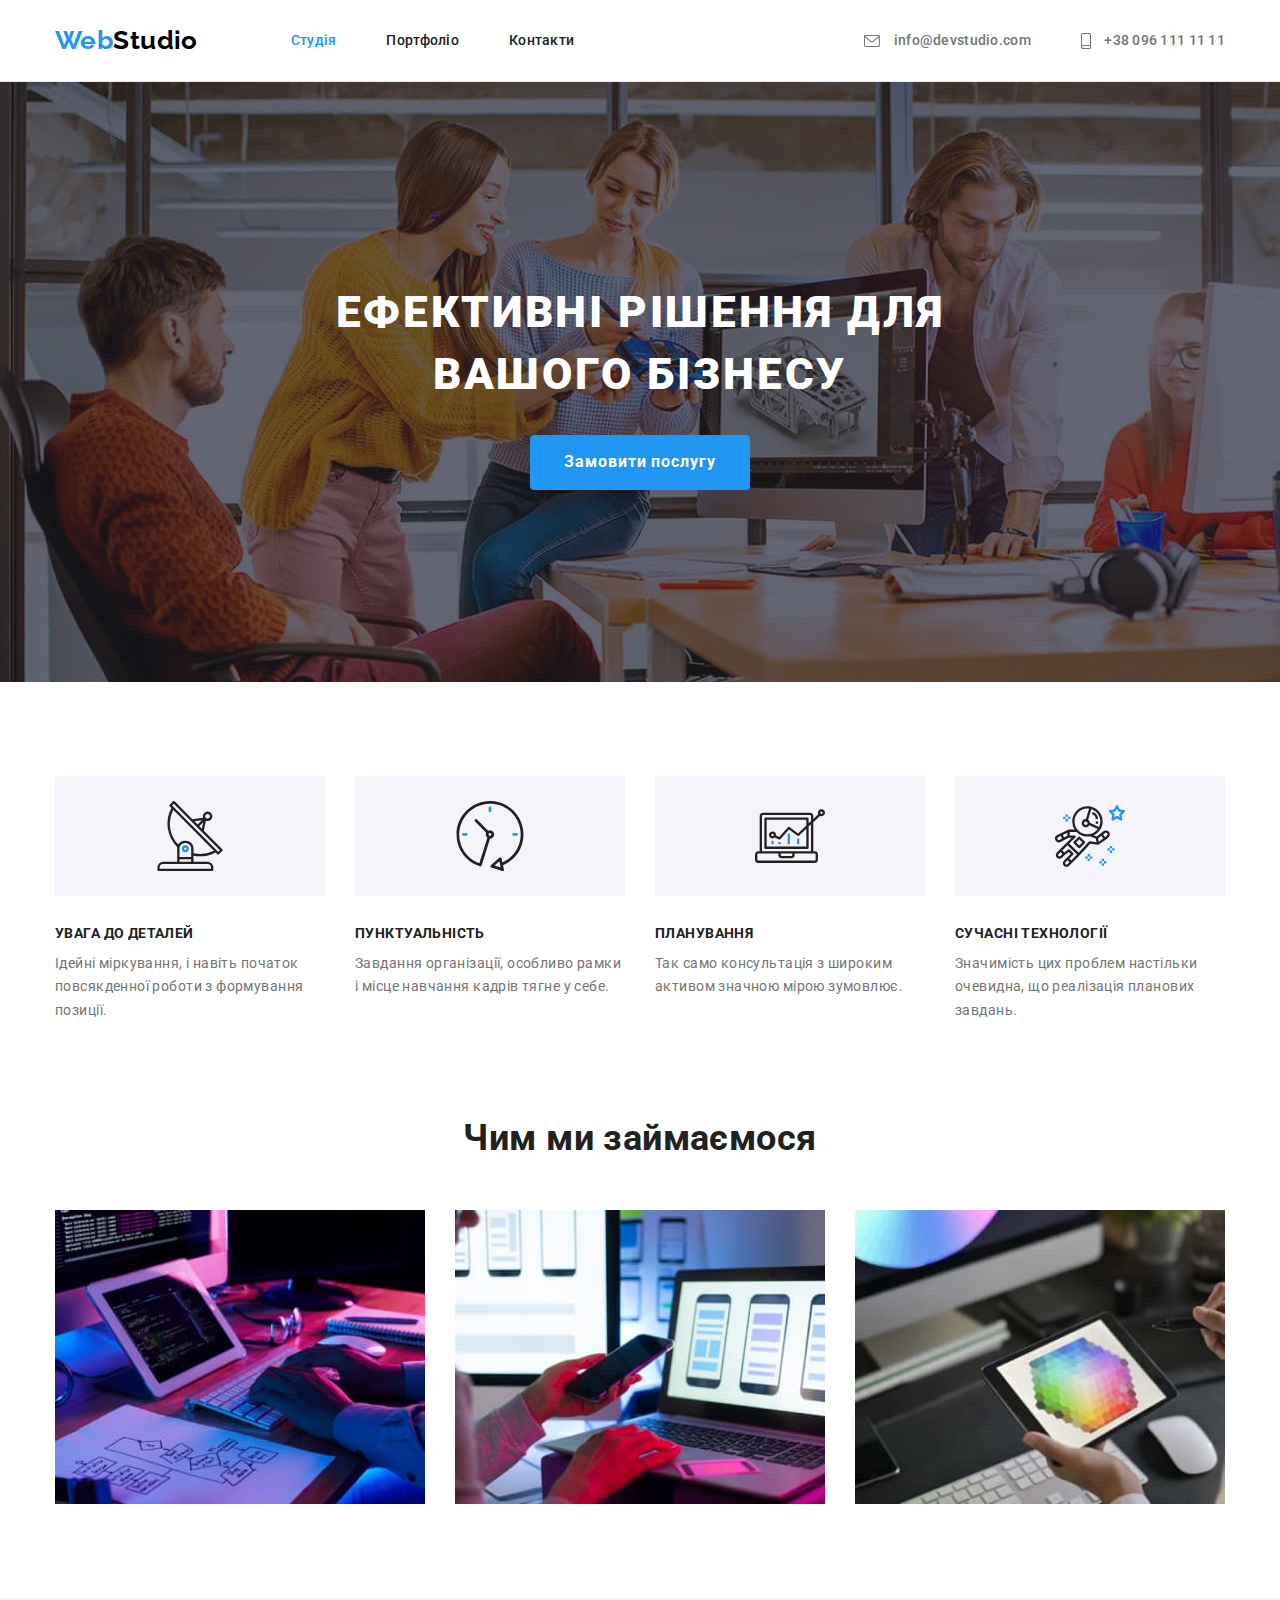
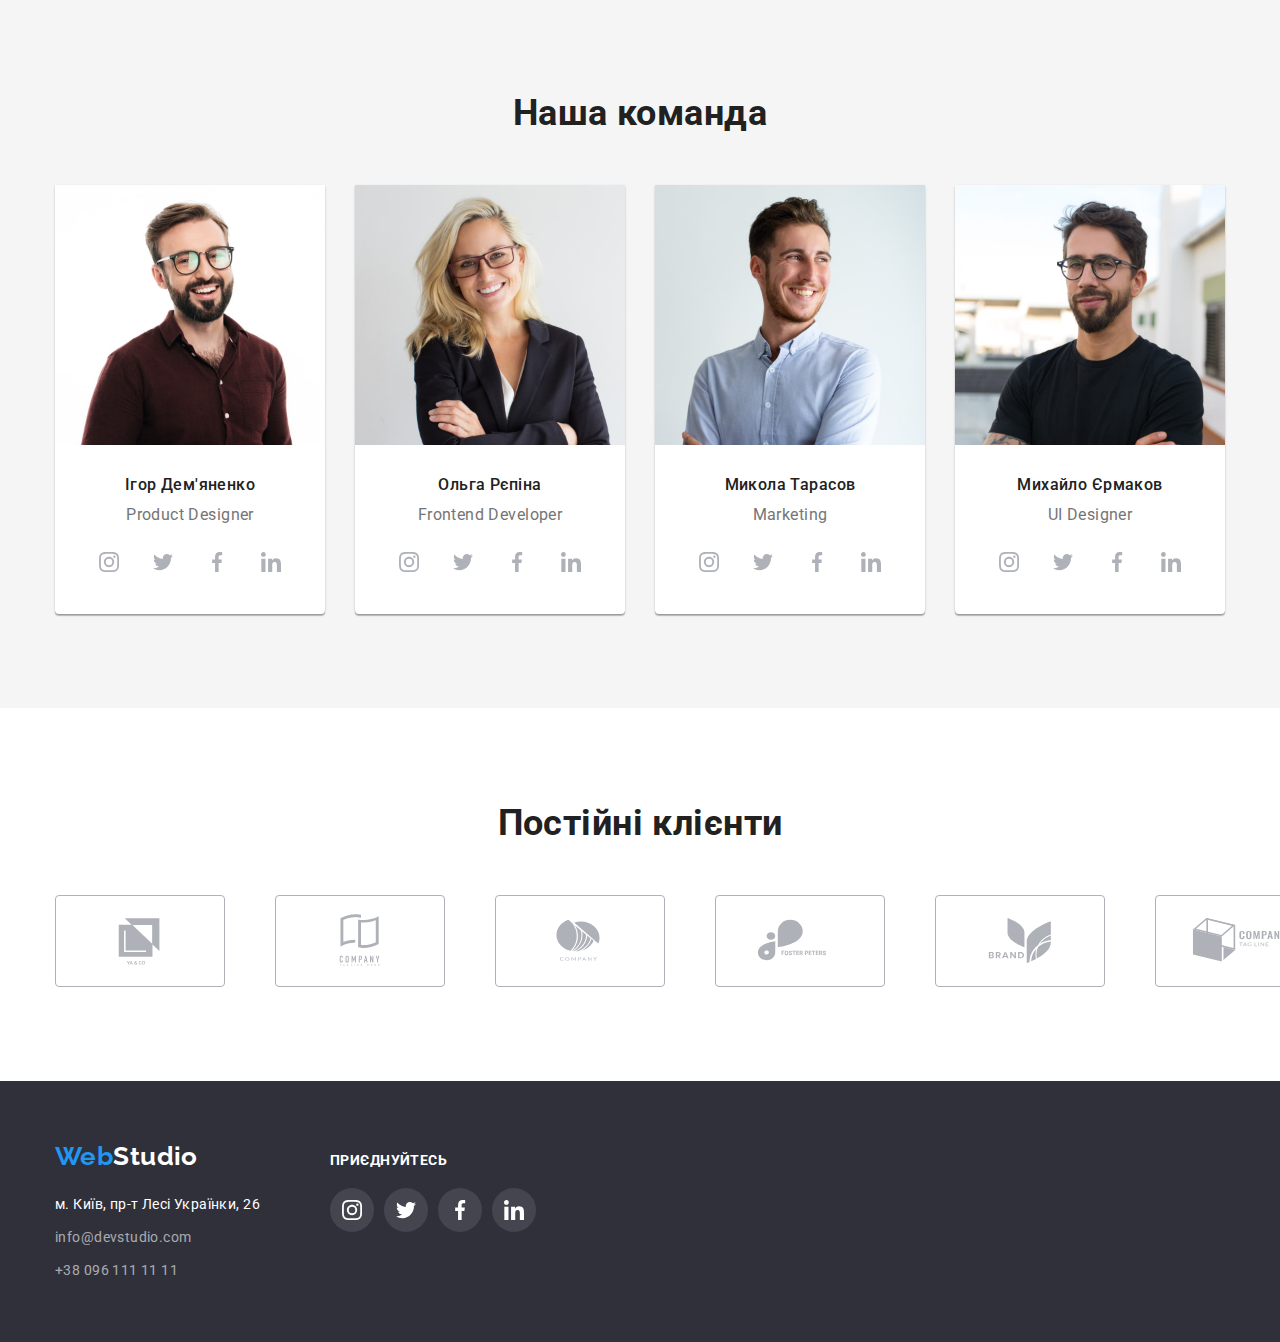
<file: index.html>
<!DOCTYPE html>
<html lang="uk">
<head>
  <meta charset="UTF-8">
  <meta http-equiv="X-UA-Compatible" content="IE=edge">
  <meta name="viewport" content="width=device-width, initial-scale=1.0">
  <title>Студія</title>
  
  <link rel="preconnect" href="https://fonts.googleapis.com">
  <link rel="preconnect" href="https://fonts.gstatic.com" crossorigin> 

  <link href="https://fonts.googleapis.com/css2?family=Raleway:wght@700&family=Roboto:wght@400;500;700;900&display=swap" rel="stylesheet">

  <link href="https://cdnjs.cloudflare.com/ajax/libs/modern-normalize/1.1.0/modern-normalize.min.css" rel="stylesheet">

  <link rel="stylesheet" href="./css/styles.css">
</head>
<body>
  <!-- Header -->
  <header>
    <div class="container header-flex">
      
      <a class="logo" href="./index.html"><span>Web</span>Studio</a>
      
      <nav >
        <ul class="main-nav">
          <li class="item"><a href="" class="link active">Студія</a></li>
          <li class="item"><a href="./portfolio.html" class="link">Портфоліо</a></li>
          <li class="item"><a href="" class="link">Контакти</a></li>
        </ul>
      </nav>

      <ul class="contacts">
        <li class="item">
          <svg class="contact-icon" width="16" height="12">
            <use href="./images/icon.svg#icon-envelope"></use>
          </svg> 
          <a href="mailto:info@devstudio.com" class="link phone">info@devstudio.com
          </a>
        </li>
        <li class="item">
          <svg class="contact-icon" width="10" height="16">
            <use href="./images/icon.svg#icon-smartphone"></use>
          </svg>
          <a href="tel:+380961111111" class="link">+38 096 111 11 11
          </a>
        </li>
      </ul>
    </div>
  </header>
  <main>
  <!-- Hero -->
  <section class="hero">
    <div class="container">
      <h1>Ефективні рішення для<br>вашого бізнесу</h1>
    <button type="button">Замовити послугу</button>
    </div>
  </section>
  <!-- Advantages -->
  <section class="advantages">
    <div class="container">
      <h2 class="visually-hidden">Переваги</h2>
    <ul class="advantages-list">
      <li class="item">
        <div class="advantages-block">
          <svg class="advantages-icon">
            <use href="./images/icon.svg#icon-antenna"></use>
          </svg>
        </div>
        <h3 class="advantages-title">УВАГА ДО ДЕТАЛЕЙ</h3>
        <p class="advantages-text">Ідейні міркування, і навіть початок повсякденної роботи з формування позиції.</p>
      </li>
      <li class="item">
        <div class="advantages-block">
          <svg class="advantages-icon">
            <use href="./images/icon.svg#icon-clock"></use>
          </svg>
        </div>
        <h3 class="advantages-title">ПУНКТУАЛЬНІСТЬ</h3>
        <p class="advantages-text">Завдання організації, особливо рамки і місце навчання кадрів тягне у себе.</p>
      </li>
      <li class="item">
        <div class="advantages-block">
          <svg class="advantages-icon">
            <use href="./images/icon.svg#icon-diagram"></use>
          </svg>
        </div>
        <h3 class="advantages-title">ПЛАНУВАННЯ</h3>
        <p class="advantages-text">Так само консультація з широким активом значною мірою зумовлює.</p>
      </li>
      <li class="item">
        <div class="advantages-block">
          <svg class="advantages-icon">
            <use href="./images/icon.svg#icon-astronaut"></use>
          </svg>
        </div>
        <h3 class="advantages-title">СУЧАСНІ ТЕХНОЛОГІЇ</h3>
        <p class="advantages-text">Значимість цих проблем настільки очевидна, що реалізація планових завдань.</p>
      </li>
    </ul>  
    </div>
  </section>
  <!-- Do -->
  <section class="directions">
    <div class="container">
      <h2 class="directions-title">Чим ми займаємося</h2>
    <ul class="directions-list">
      <li><img src="./images/site-development.jpg" alt="Розробка сайту" width="370"></li>
      <li><img src="./images/application-development.jpg" alt="Розробка додатку" width="370"></li>
      <li><img src="./images/choice-color.jpg" alt="Вибір кольору" width="370"></li>
    </ul>
    </div>
  </section>
  <!-- Team -->
  <section class="team">
    <div class="container">
      <h2 class="team-title">Наша команда</h2>
    <ul class="team-list">
      <li class="item">
        <img src="./images/product-designer.jpg" alt="Ігор - продакт дизайнер" width="270" class="team-photo">
        <div class="team-wrapper">
          <h3 class="team-name">Ігор Дем'яненко</h3>
        <p class="team-position">Product Designer</p>
        
        <ul class="team-social">
          <li class="team-social-item">
            <a class="team-social-link" href="">
              <svg class="team-social-icon" width="20" height="20">
                <use href="./images/icon.svg#icon-instagram">
                </use>
              </svg>
            </a>  
          </li>
          <li class="team-social-item">
            <a class="team-social-link" href="">
              <svg class="team-social-icon"  width="20" height="20">
                <use href="./images/icon.svg#icon-twitter">
                </use>
            </svg>
            </a>  
          </li>
          <li class="team-social-item">
            <a class="team-social-link" href="">
              <svg class="team-social-icon"  width="20" height="20">
                <use href="./images/icon.svg#icon-facebook">
                </use>
            </svg>
            </a>  
          </li>
          <li class="team-social-item">
            <a class="team-social-link" href="">
              <svg class="team-social-icon"  width="20" height="20">
                <use href="./images/icon.svg#icon-linkedin">
                </use>
            </svg>
            </a>  
          </li>
        </ul>
      </div>
      </li>
      <li class="item">
        <img src="./images/frontend-developer.jpg" alt="Ольга - фронд енд розробник" width="270" class="team-photo">
        <div class="team-wrapper">
          <h3 class="team-name">Ольга Рєпіна</h3>
        <p class="team-position">Frontend Developer</p>
        <ul class="team-social">
          <li class="team-social-item">
            <a class="team-social-link" href="">
              <svg class="team-social-icon" width="20" height="20">
                <use href="./images/icon.svg#icon-instagram">
                </use>
              </svg>
            </a>  
          </li>
          <li class="team-social-item">
            <a class="team-social-link" href="">
              <svg class="team-social-icon"  width="20" height="20">
                <use href="./images/icon.svg#icon-twitter">
                </use>
            </svg>
            </a>  
          </li>
          <li class="team-social-item">
            <a class="team-social-link" href="">
              <svg class="team-social-icon"  width="20" height="20">
                <use href="./images/icon.svg#icon-facebook">
                </use>
            </svg>
            </a>  
          </li>
          <li class="team-social-item">
            <a class="team-social-link" href="">
              <svg class="team-social-icon"  width="20" height="20">
                <use href="./images/icon.svg#icon-linkedin">
                </use>
            </svg>
            </a>  
          </li>
        </ul>
      </div>
      </li>
      <li class="item">
        <img src="./images/marketing.jpg" alt="Микола - маркетолог" width="270" class="team-photo">
        <div class="team-wrapper">
          <h3 class="team-name">Микола Тарасов</h3>
        <p class="team-position">Marketing</p>
        <ul class="team-social">
          <li class="team-social-item">
            <a class="team-social-link" href="">
              <svg class="team-social-icon" width="20" height="20">
                <use href="./images/icon.svg#icon-instagram">
                </use>
              </svg>
            </a>  
          </li>
          <li class="team-social-item">
            <a class="team-social-link" href="">
              <svg class="team-social-icon"  width="20" height="20">
                <use href="./images/icon.svg#icon-twitter">
                </use>
            </svg>
            </a>  
          </li>
          <li class="team-social-item">
            <a class="team-social-link" href="">
              <svg class="team-social-icon"  width="20" height="20">
                <use href="./images/icon.svg#icon-facebook">
                </use>
            </svg>
            </a>  
          </li>
          <li class="team-social-item">
            <a class="team-social-link" href="">
              <svg class="team-social-icon"  width="20" height="20">
                <use href="./images/icon.svg#icon-linkedin">
                </use>
            </svg>
            </a>  
          </li>
        </ul>
      </div>
      </li>
      <li class="item">
        <img src="./images/ui-designer.jpg" alt="Михайло - дизайнер" width="270" class="team-photo">
        <div class="team-wrapper">
          <h3 class="team-name">Михайло Єрмаков</h3>
        <p class="team-position">UI Designer</p>
        <ul class="team-social">
          <li class="team-social-item">
            <a class="team-social-link" href="">
              <svg class="team-social-icon" width="20" height="20">
                <use href="./images/icon.svg#icon-instagram">
                </use>
              </svg>
            </a>  
          </li>
          <li class="team-social-item">
            <a class="team-social-link" href="">
              <svg class="team-social-icon"  width="20" height="20">
                <use href="./images/icon.svg#icon-twitter">
                </use>
            </svg>
            </a>  
          </li>
          <li class="team-social-item">
            <a class="team-social-link" href="">
              <svg class="team-social-icon"  width="20" height="20">
                <use href="./images/icon.svg#icon-facebook">
                </use>
            </svg>
            </a>  
          </li>
          <li class="team-social-item">
            <a class="team-social-link" href="">
              <svg class="team-social-icon"  width="20" height="20">
                <use href="./images/icon.svg#icon-linkedin">
                </use>
            </svg>
            </a>  
          </li>
        </ul>
      </div>
      </li>
    </ul>
  </section>
  <section class="clients">
    <div class="container">
      <h2 class="clients-title">Постійні клієнти</h2>
      <ul class="clients-list">
        <li class="item">
          <a href="" class="clients-link">
            <svg class="clients-icon" width="106" height="60">
              <use href="./images/icon.svg#icon-ya-co"></use>
            </svg>
          </a>
        </li>
        <li class="item">
          <a href="" class="clients-link">
            <svg class="clients-icon" width="106" height="60">
              <use href="./images/icon.svg#icon-tag-line"></use>
            </svg>
          </a>
        </li>
        <li class="item">
          <a href="" class="clients-link">
            <svg class="clients-icon" width="106" height="60">
              <use href="./images/icon.svg#icon-company"></use>
            </svg>
          </a>
        </li>
        <li class="item">
          <a href="" class="clients-link">
            <svg class="clients-icon" width="106" height="60">
              <use href="./images/icon.svg#icon-foster"></use>
            </svg>
          </a>
        </li>
        <li class="item">
          <a href="" class="clients-link">
            <svg class="clients-icon" width="106" height="60">
              <use href="./images/icon.svg#icon-brand"></use>
            </svg>
          </a>
        </li>
        <li class="item">
          <a href="" class="clients-link">
            <svg class="clients-icon" width="106" height="60">
              <use href="./images/icon.svg#icon-box"></use>
            </svg>
          </a>
        </li>
      </ul>
    </div>
  </section>
  </main>
  <!-- Footer -->
  <footer class="footer">
    <div class="container footer-flex">
      <div>
        <a class="logo" href="./index.html"><span>Web</span><span class="studio">Studio<span></a>
          <address class="address">
            <ul class="address-list">
              <li class="item"><a href="" class="link street">м. Київ, пр-т Лесі Українки, 26</a></li>
              <li class="item"><a href="mailto:info@devstudio.com" class="link">info@devstudio.com</a></li>
              <li class="item"><a href="tel:+380961111111" class="link">+38 096 111 11 11</a></li>
            </ul>
      </div>
      <div class="footer-social">
        <p class="join">
          приєднуйтесь
        </p>
        <ul class="footer-social-block">
          <li class="footer-social-item">
            <a class="footer-social-link" href="">
              <svg class="footer-social-icon" width="20" height="20">
                <use href="./images/icon.svg#icon-instagram">
                </use>
              </svg>
            </a>  
          </li>
          <li class="footer-social-item">
            <a class="footer-social-link" href="">
              <svg class="footer-social-icon"  width="20" height="20">
                <use href="./images/icon.svg#icon-twitter">
                </use>
            </svg>
            </a>  
          </li>
          <li class="footer-social-item">
            <a class="footer-social-link" href="">
              <svg class="footer-social-icon"  width="20" height="20">
                <use href="./images/icon.svg#icon-facebook">
                </use>
            </svg>
            </a>  
          </li>
          <li class="footer-social-item">
            <a class="footer-social-link" href="">
              <svg class="footer-social-icon"  width="20" height="20">
                <use href="./images/icon.svg#icon-linkedin">
                </use>
            </svg>
            </a>  
          </li>
        </ul>
      </div>
    </div>
  </address>
  </footer>
</body>
</html>
</file>
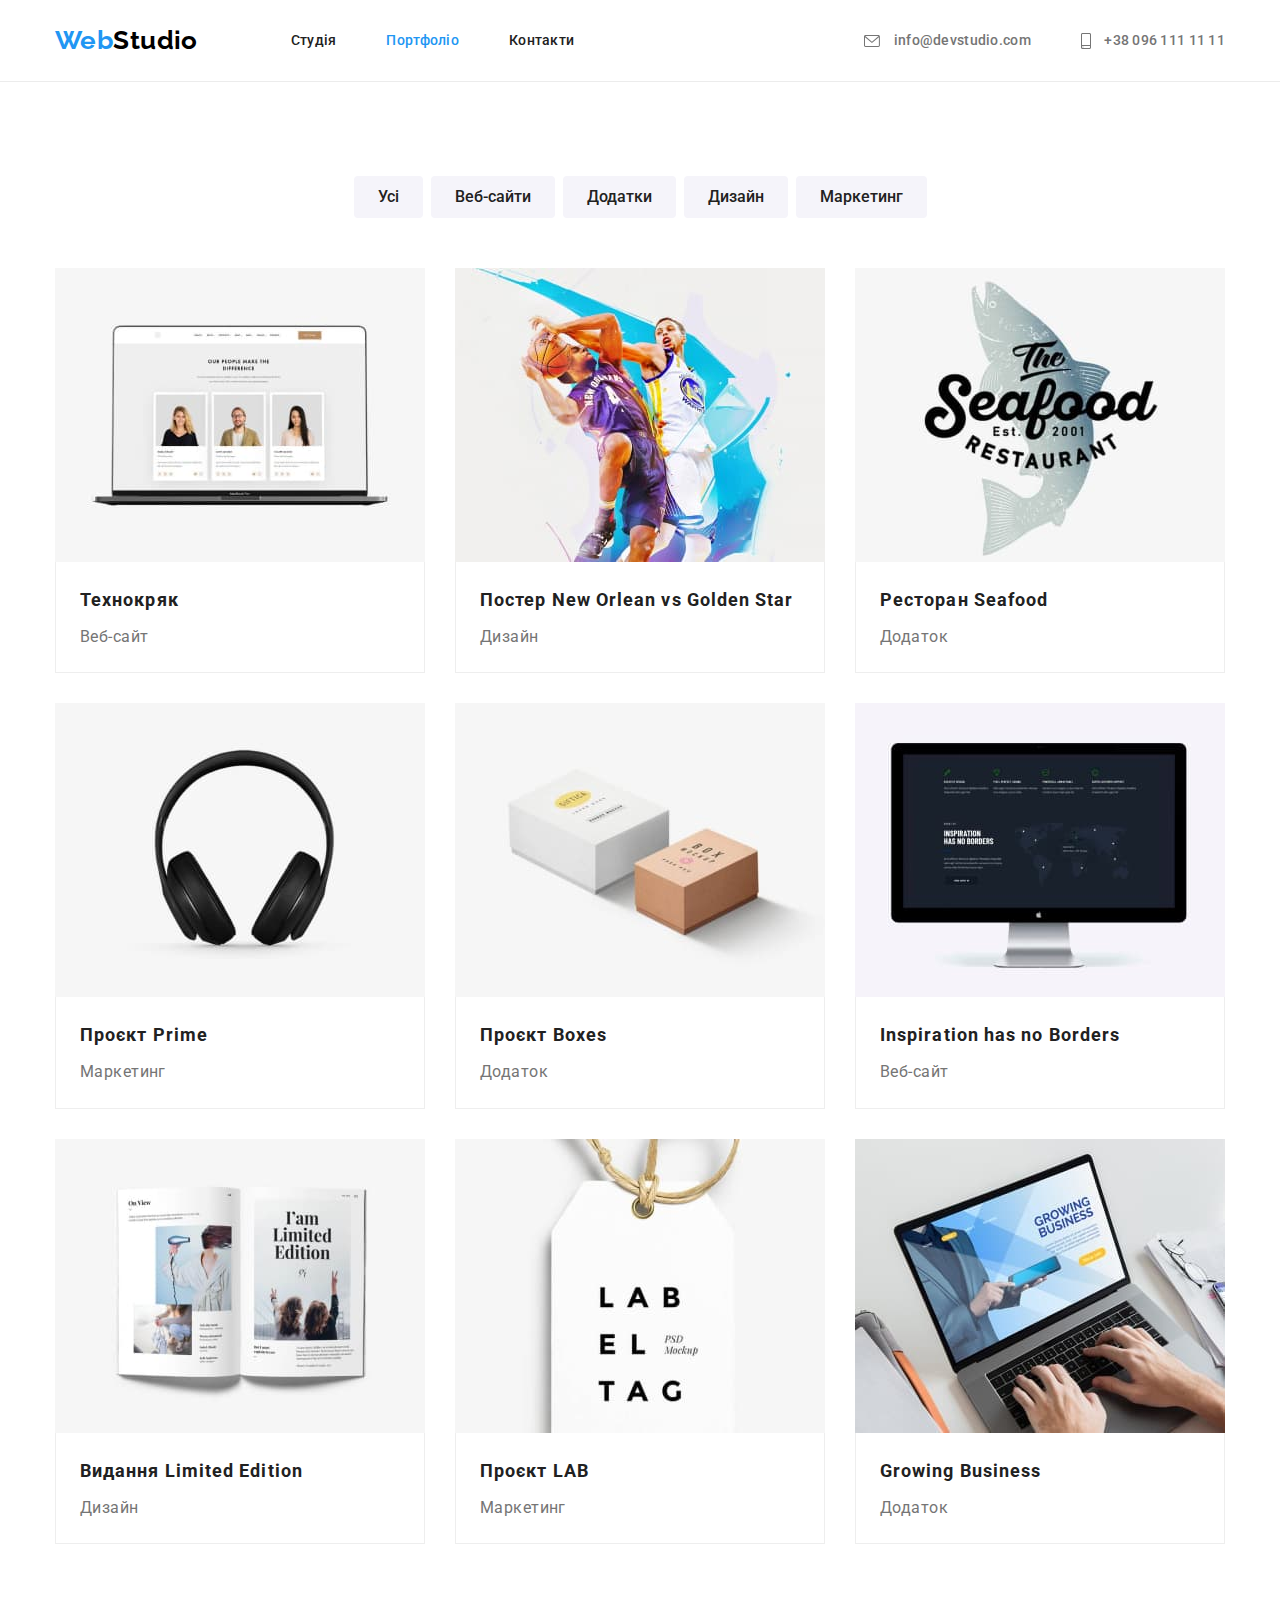
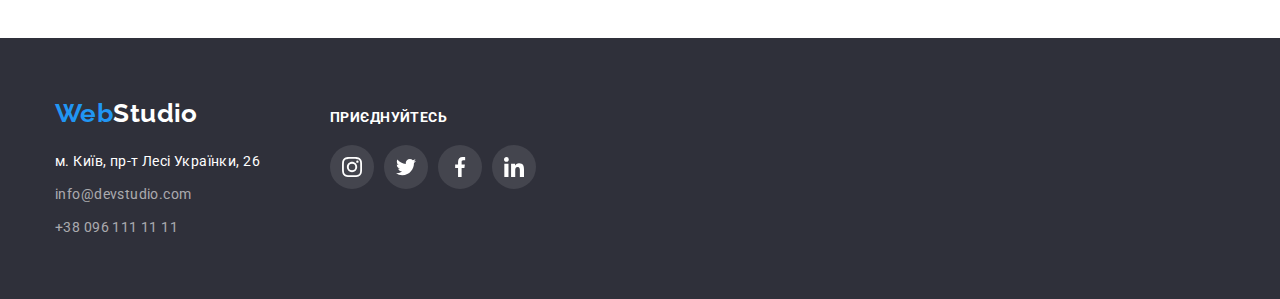
<file: portfolio.html>
<!DOCTYPE html>
<html lang="uk">
<head>
  <meta charset="UTF-8">
  <meta http-equiv="X-UA-Compatible" content="IE=edge">
  <meta name="viewport" content="width=device-width, initial-scale=1.0">
  <title>Портфоліо</title>

  <link rel="preconnect" href="https://fonts.googleapis.com">
  <link rel="preconnect" href="https://fonts.gstatic.com" crossorigin> 

  <link href="https://fonts.googleapis.com/css2?family=Raleway:wght@700&family=Roboto:wght@400;500;700;900&display=swap" rel="stylesheet">

  <link href="https://cdnjs.cloudflare.com/ajax/libs/modern-normalize/1.1.0/modern-normalize.min.css" rel="stylesheet">

  <link rel="stylesheet" href="./css/styles.css">
</head>
<body>
  <!-- Header -->
  <header>
    <div class="container header-flex">
      
      <a class="logo" href="./index.html"><span>Web</span>Studio</a>
      
      <nav >
        <ul class="main-nav">
          <li class="item"><a href="./index.html" class="link">Студія</a></li>
          <li class="item"><a href="" class="link active">Портфоліо</a></li>
          <li class="item"><a href="" class="link">Контакти</a></li>
        </ul>
      </nav>

      <ul class="contacts">
        <li class="item">
          <svg class="contact-icon" width="16" height="12">
            <use href="./images/icon.svg#icon-envelope"></use>
          </svg> 
          <a href="mailto:info@devstudio.com" class="link phone">info@devstudio.com
          </a>
        </li>
        <li class="item">
          <svg class="contact-icon" width="10" height="16">
            <use href="./images/icon.svg#icon-smartphone"></use>
          </svg>
          <a href="tel:+380961111111" class="link">+38 096 111 11 11
          </a>
        </li>
      </ul>
    </div>
  </header>
  <main>
  <!-- Portfolio -->
  <section class="portfolio">
    <div class="container">
      <h1 class="visually-hidden">Портфоліо</h1>
    <ul class="portfolio-button">
      <li class="item"><button type="button" class="button active">Усі</button></li>
      <li class="item"><button type="button" class="button">Веб-сайти</button></li>
      <li class="item"><button type="button" class="button">Додатки</button></li class="item">
      <li class="item"><button type="button" class="button">Дизайн</button></li>
      <li class="item"><button type="button" class="button">Маркетинг</button></li>
    </ul>
    <ul class="portfolio-flex">
      <li class="item">
        <a>
          <img src="./images/technocrat.jpg" alt="Веб-сайт Технокряк" width="370" class="portfolio-img">
          <div class="portfolio-wrapper">
            <h2 class="portfolio-title">Технокряк</h2>
          <p class="portfolio-text">Веб-сайт</p>
          </div>
        </a>
      </li>
      <li class="item">
        <a>
          <img src="./images/new-orlean.jpg" alt="Дизайн постера" width="370" class="portfolio-img">
          <div class="portfolio-wrapper">
            <h2 class="portfolio-title">Постер New Orlean vs Golden Star</h2>
          <p class="portfolio-text">Дизайн</p>
          </div>
        </a>
      </li>
      <li class="item">
        <a>
          <img src="./images/seafood.jpg" alt="Додаток для ресторану морепродуктів" width="370" class="portfolio-img">
          <div class="portfolio-wrapper">
            <h2 class="portfolio-title">Ресторан Seafood</h2>
          <p class="portfolio-text">Додаток</p>
          </div>
        </a>  
      </li>
      <li class="item">
        <a>
          <img src="./images/prime.jpg" alt="Маркетинг для проєкту Прайм" width="370" class="portfolio-img">
          <div class="portfolio-wrapper">
            <h2 class="portfolio-title">Проєкт Prime</h2>
          <p class="portfolio-text">Маркетинг</p>
          </div>
        </a>  
      </li>
      <li class="item">
        <a>
          <img src="./images/boxes.jpg" alt="Додаток для проєкту Коробки" width="370" class="portfolio-img">
          <div class="portfolio-wrapper">
            <h2 class="portfolio-title">Проєкт Boxes</h2>
          <p class="portfolio-text">Додаток</p>
          </div>
        </a>  
      </li>
      <li class="item">
        <a>
          <img src="./images/inspiration.jpg" alt="Сайт" width="370" class="portfolio-img">
          <div class="portfolio-wrapper">
            <h2 class="portfolio-title">Inspiration has no Borders</h2>
          <p class="portfolio-text">Веб-сайт</p>
          </div>
        </a>  
      </li>
      <li class="item">
        <a>
          <img src="./images/limited-editon.jpg" alt="Дизайн для видання" width="370" class="portfolio-img">
          <div class="portfolio-wrapper">
            <h2 class="portfolio-title">Видання Limited Edition</h2>
          <p class="portfolio-text">Дизайн</p>
          </div>
        </a>
      </li>
      <li class="item">
        <a>
          <img src="./images/lab.jpg" alt="Маркетинг для проєкту ЛАБ" width="370" class="portfolio-img">
          <div class="portfolio-wrapper">
            <h2 class="portfolio-title">Проєкт LAB</h2>
          <p class="portfolio-text">Маркетинг</p>
          </div>
        </a>  
      </li>

      <li class="item">
        <a>
          <img src="./images/crowing-business.jpg" alt="Додаток для розвичаючого бізнесу" width="370" class="portfolio-img">
          <div class="portfolio-wrapper">
            <h2 class="portfolio-title">Growing Business</h2>
          <p class="portfolio-text">Додаток</p>
          </div>
        </a>  
      </li>
    </ul>
    </div>
  </section>
  </main>
  <footer class="footer">
    <div class="container footer-flex">
      <div>
        <a class="logo" href="./index.html"><span>Web</span><span class="studio">Studio<span></a>
          <address class="address">
            <ul class="address-list">
              <li class="item"><a href="" class="link street">м. Київ, пр-т Лесі Українки, 26</a></li>
              <li class="item"><a href="mailto:info@devstudio.com" class="link">info@devstudio.com</a></li>
              <li class="item"><a href="tel:+380961111111" class="link">+38 096 111 11 11</a></li>
            </ul>
      </div>
      <div class="footer-social">
        <p class="join">
          приєднуйтесь
        </p>
        <ul class="footer-social-block">
          <li class="footer-social-item">
            <a class="footer-social-link" href="">
              <svg class="footer-social-icon" width="20" height="20">
                <use href="./images/icon.svg#icon-instagram">
                </use>
              </svg>
            </a>  
          </li>
          <li class="footer-social-item">
            <a class="footer-social-link" href="">
              <svg class="footer-social-icon"  width="20" height="20">
                <use href="./images/icon.svg#icon-twitter">
                </use>
            </svg>
            </a>  
          </li>
          <li class="footer-social-item">
            <a class="footer-social-link" href="">
              <svg class="footer-social-icon"  width="20" height="20">
                <use href="./images/icon.svg#icon-facebook">
                </use>
            </svg>
            </a>  
          </li>
          <li class="footer-social-item">
            <a class="footer-social-link" href="">
              <svg class="footer-social-icon"  width="20" height="20">
                <use href="./images/icon.svg#icon-linkedin">
                </use>
            </svg>
            </a>  
          </li>
        </ul>
      </div>
    </div>
  </address>
  </footer>
</body>
</html>
</file>
<file: css/styles.css>
:root {
  --title-color: #212121;
  --text-color: #757575;
  --link-color: #2196f3;
  --white-color: #ffffff;
  --gap-50: 50px;
  --gap-94: 94px;
}

body {
  color: var(--text-color);
  background-color: var(--white-color);

  font-size: 14px;
  font-family: "Roboto", sans-serif;
  letter-spacing: 0.03em;
}

a {
  text-decoration: none;
  color: inherit;
}

ul,
h1,
h2,
h3,
p {
  margin-top: 0;
  margin-bottom: 0;
}

ul {
  padding-left: 0;
}

ul li {
  list-style-type: none;
}

button:hover {
  cursor: pointer;
}

.container {
  width: 1200px;
  padding-left: 15px;
  padding-right: 15px;
  margin-left: auto;
  margin-right: auto;
}

.visually-hidden {
  position: absolute;
  width: 1px;
  height: 1px;
  margin: -1px;
  border: 0;
  padding: 0;
  
  white-space: nowrap;
  clip-path: inset(100%);
  clip: rect(0 0 0 0);
  overflow: hidden;
}

/* Header */

header {
  border-bottom: 1px solid #ececec;
}

.header-flex {
  display: flex;
  align-items: center;
}

.logo {
  display: inline-block;
  padding-top: 24px;
  padding-bottom: 25px;

  color: #000000;

  font-family: "Raleway";
  font-weight: 700;
  font-size: 26px;
  line-height: 1.2;
}

.logo span {
  color: var(--link-color);
}

.main-nav {
  display: flex;
  margin-left: 93px;
  padding-top: 32px;
  padding-bottom: 32px;
}

.main-nav > .item:not(:last-child),
.contacts > .item:not(:last-child) {
  margin-right: var(--gap-50);
}

.contacts .link,
.main-nav .link {
  font-weight: 500;
  line-height: 1.1;
  letter-spacing: 0.02em;
}

.main-nav .link {
  display: inline-block;
  color: var(--title-color);
}

.contacts > .item {
  color: var(--text-color);
}

.contact-icon {
  fill: currentColor;
  vertical-align: middle;
  margin-right: 10px;
}

.contacts {
  display: flex;
  margin-left: auto;
  padding-top: 32px;
  padding-bottom: 32px;
}

.contacts > .item:hover,
.contacts > .item:focus,
.link.active {
  color: var(--link-color);
}

/* Main */

/* Hero */
.hero {
  max-width: 1600px;
  height: 600px;
  margin-left: auto;
  margin-right: auto;
  background-image: linear-gradient(
    rgba(47, 48, 58, 0.4),
    rgba(47, 48, 58, 0.4)
  ), url('../images/hero.jpg');

  padding-top: 200px;
  padding-bottom: 200px;
  background-color: #2f303a;

  text-align: center;
}

.hero h1 {
  margin-bottom: 30px;

  color: var(--white-color);

  font-weight: 900;
  font-size: 44px;
  line-height: 1.4;
  letter-spacing: 0.06em;
  text-transform: uppercase;
}

.hero button {
  padding: 10px 32px;

  background: var(--link-color);
  color: var(--white-color);

  font-size: 16px;
  font-family: inherit;
  font-weight: 700;
  line-height: 1.9;
  text-align: center;
  letter-spacing: 0.06em;
  border-radius: 4px;
  border-color: transparent;
}

.hero button:hover,
.hero button:focus {
  background: #188ce8;
}

/* Advantages */
.advantages {
  padding-top: var(--gap-94);
  padding-bottom: var(--gap-94);
}

.advantages-list {
  display: flex;
  align-items: start;
  gap: 30px;
}

.advantages-list > .item {
  flex-basis: calc((100% - 90px)/4);
}

.advantages-block {
  display: flex;
  align-items: center;
  justify-content: center;
  width: 100%;
  height: 120px;
  background-color: #F5F4FA;
  margin-bottom: 30px;

}

.advantages-icon {
  width: 70px;
  height: 70px;
}

.advantages-title {
  margin-bottom: 10px;

  color: var(--title-color);

  font-size: 14px;
  font-weight: 700;
  line-height: 1.1;
  text-transform: uppercase;
}

.advantages-text {
  line-height: 1.7;
}

/* Directions */
.directions {
  padding-bottom: var(--gap-94);
}

.team-title,
.directions-title,
.clients-title {
  margin-bottom: var(--gap-50);

  color: var(--title-color);

  font-weight: 700;
  font-size: 36px;
  line-height: 1.2;
  text-align: center;
}

.directions-list {
  display: flex;
  justify-content: space-between;
}

.directions-list img {
  display: block;
}

/* Team */
.team {
  padding-top: var(--gap-94);
  padding-bottom: var(--gap-94);
  background-color: #f5f5f5;
}

.team-position,
.team-name {
  font-size: 16px;
  line-height: 1.2;
  text-align: center;
}

.team-name {
  margin-bottom: 10px;

  color: var(--title-color);

  font-weight: 500;
}

.team-list {
  display: flex;
  justify-content: space-between;
}

.team-list img {
  display: block;
}

.team-list > .item {
  box-shadow: 0px 1px 3px rgba(0, 0, 0, 0.12), 0px 1px 1px rgba(0, 0, 0, 0.14), 0px 2px 1px rgba(0, 0, 0, 0.2);
  border-radius: 0 0 4px 4px;
  background-color: var(--white-color);

}

.team-wrapper {
  padding-top: 30px;
  padding-bottom: 30px;
}

.team-social {
  display: flex;
  justify-content: center;
  gap: 10px;
  margin-top: 16px;
}

.team-social-item {
  width: 44px;
  height: 44px;  
}

.team-social-link {
  display: flex;
  align-items: center;
  justify-content: center;
  width: 100%;
  height: 100%;
  border-radius: 50%;
  color: #afb1b8;
}

.team-social-icon {
  fill: currentColor;
}

.team-social-link:hover,
.team-social-link:focus {
  color: var(--white-color);
  background-color: var(--link-color);
}

/* Clients */

.clients {
  padding-top: var(--gap-94);
  padding-bottom: var(--gap-94);
}

.clients-list {
  display: flex;
  align-items: center;
  gap: 50px
}

.clients-link {
  display: flex;
  align-items: center;
  justify-content: center;
  width: 170px;
  height: 92px;
  border: 1px solid #AFB1B8;
  border-radius: 4px;
  color: #afb1b8;
}

.clients-icon {
  fill: currentColor;
}

.clients-link:hover, 
.clients-link:focus {
  color: var(--link-color);
  border-color: var(--link-color);
}

/* Portfolio */

.portfolio {
  padding-top: var(--gap-94);
  padding-bottom: var(--gap-94);
}

.portfolio-button {
  display: flex;
  align-items: center;
  justify-content: center;
  border-color: transparent;
  margin-bottom: var(--gap-50);
}

.portfolio-button .button {
  padding: 6px 22px;
  border-color: transparent;
  border-radius: 4px;

}

.portfolio-button > .item:not(:last-child) {
  margin-right: 8px;
}

.portfolio .button {
  color: var(--title-color);
  background-color: #f5f4fa;

  font-family: inherit;
  font-size: 16px;
  font-weight: 500;
  line-height: 1.6;
  text-align: center;
}

.portfolio .button:hover,
.portfolio .button:focus {
  color: var(--white-color);
  background-color: var(--link-color);
  box-shadow: 0px 3px 1px rgba(0, 0, 0, 0.1), 0px 1px 2px rgba(0, 0, 0, 0.08), 0px 2px 2px rgba(0, 0, 0, 0.12);
}

.portfolio .portfolio-img {
  display: block;
  width: 100%;
}

.portfolio-title {
  color: var(--title-color);

  font-weight: 700;
  font-size: 18px;
  line-height: 2;
  letter-spacing: 0.06em;
  margin-bottom: 4px;
}

.portfolio-text {
  font-size: 16px;
  line-height: 1.9;
}

.portfolio-flex {
  display: flex;
  flex-wrap: wrap;
  flex-basis: calc((100% - 60px) / 3);
  gap: 30px;
}

.portfolio-flex > .item:hover {
  box-shadow: 0px 1px 1px rgba(0, 0, 0, 0.12), 0px 4px 4px rgba(0, 0, 0, 0.06), 1px 4px 6px rgba(0, 0, 0, 0.16);
}

.portfolio-wrapper {
  padding-top: 20px;
  padding-left: 24px;
  padding-bottom: 20px;
  border-bottom: 1px solid #eee;
  border-right: 1px solid #eee;
  border-left: 1px solid #eee;
}

/* .portfolio-flex > .item:not(:nth-last-child(-n + 3)) {
  margin-bottom: 30px;
} */

/* Footer */
.footer {
  background-color: #2f303a;
  padding-top: 60px;
  padding-bottom: 60px;
}

.footer .logo {
  margin-bottom: 20px;
  padding-top: 0;
  padding-bottom: 0;
}

.address .link {
  line-height: 24px;
  font-style: normal;
  color: rgba(255, 255, 255, 0.6);
}

.address .link:hover,
.address .link:focus {
  color: var(--link-color);
}

.address-list > .item:not(:last-child) {
  margin-bottom: 9px;
}

.link.street,
.footer .studio {
  color: var(--white-color);
}

.join {
  color: var(--white-color);
  text-transform: uppercase;
  line-height: 1.1;
  font-weight: 700;
  margin-bottom: 20px;
}

.footer-flex {
  display: flex;
  align-items: baseline;
}

.footer-social {
  margin-left: 70px;
}

.footer-social-block {
  display: flex;
  justify-content: center;
  gap: 10px
}

.footer-social-item {
  width: 44px;
  height: 44px;  
}

.footer-social-link {
  display: flex;
  align-items: center;
  justify-content: center;
  width: 100%;
  height: 100%;
  border-radius: 50%;
  color: var(--white-color);
  background-color: rgba(255, 255, 255, 0.1);
}

.footer-social-icon {
  fill: currentColor;
}

.footer-social-link:hover,
.footer-social-link:focus {
  background-color: var(--link-color);
}
</file>
